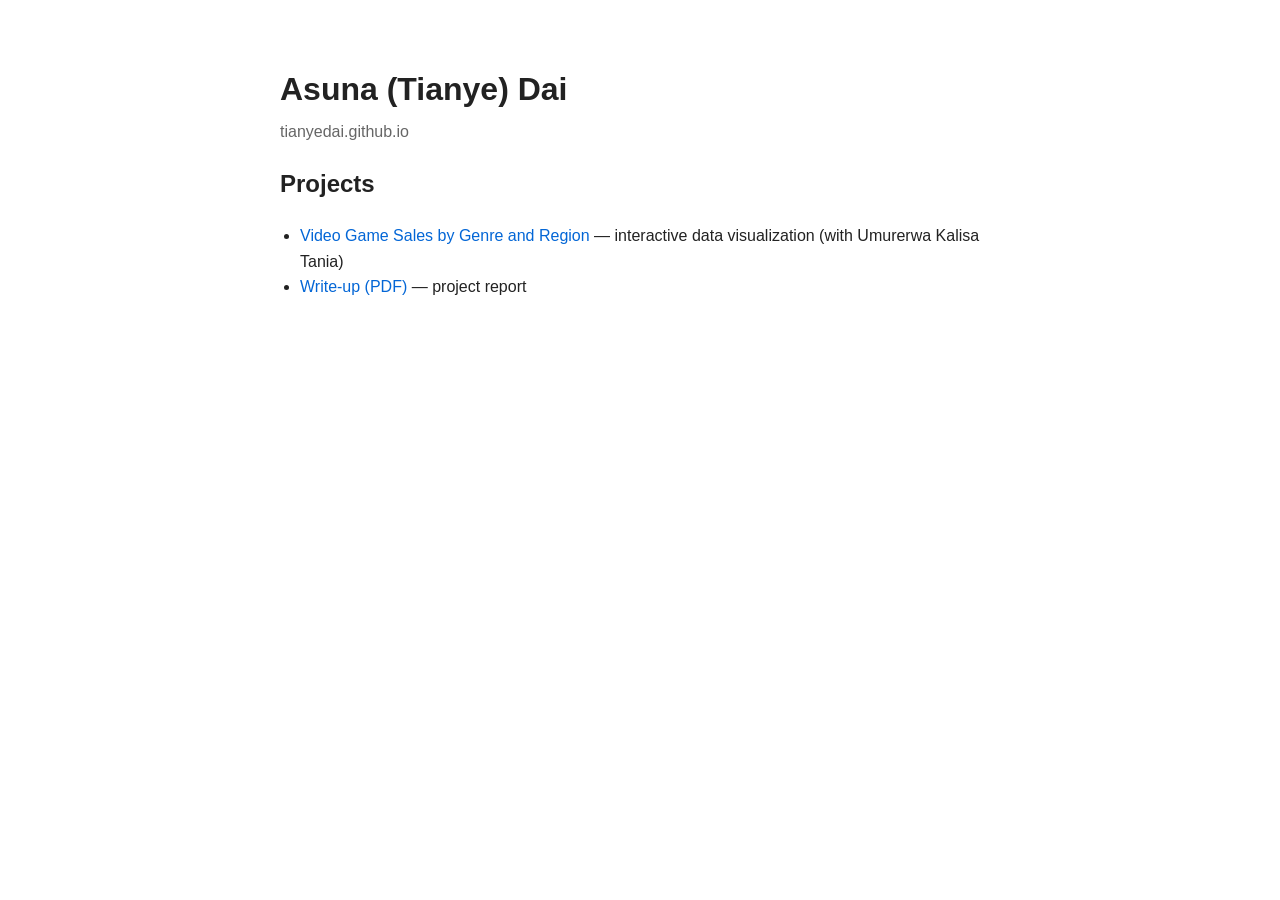
<file: index.html>
<!DOCTYPE html>
<html lang="en">
<head>
    <meta charset="UTF-8">
    <meta name="viewport" content="width=device-width, initial-scale=1.0">
    <title>Asuna (Tianye) Dai</title>
    <style>
        body {
            font-family: -apple-system, BlinkMacSystemFont, "Segoe UI", Roboto, sans-serif;
            max-width: 720px;
            margin: 4rem auto;
            padding: 0 1.5rem;
            line-height: 1.6;
            color: #222;
        }
        h1 { margin-bottom: 0.25rem; }
        .subtitle { color: #666; margin-top: 0; }
        ul { padding-left: 1.25rem; }
        a { color: #0366d6; text-decoration: none; }
        a:hover { text-decoration: underline; }
    </style>
</head>
<body>
    <h1>Asuna (Tianye) Dai</h1>
    <p class="subtitle">tianyedai.github.io</p>

    <h2>Projects</h2>
    <ul>
        <li>
            <a href="datavizfinal_May11/hexagons.html">Video Game Sales by Genre and Region</a>
            &mdash; interactive data visualization (with Umurerwa Kalisa Tania)
        </li>
        <li>
            <a href="Data_Vis_Final_Write_Up.pdf" target="_blank" rel="noopener">Write-up (PDF)</a>
            &mdash; project report
        </li>
    </ul>
</body>
</html>
</file>
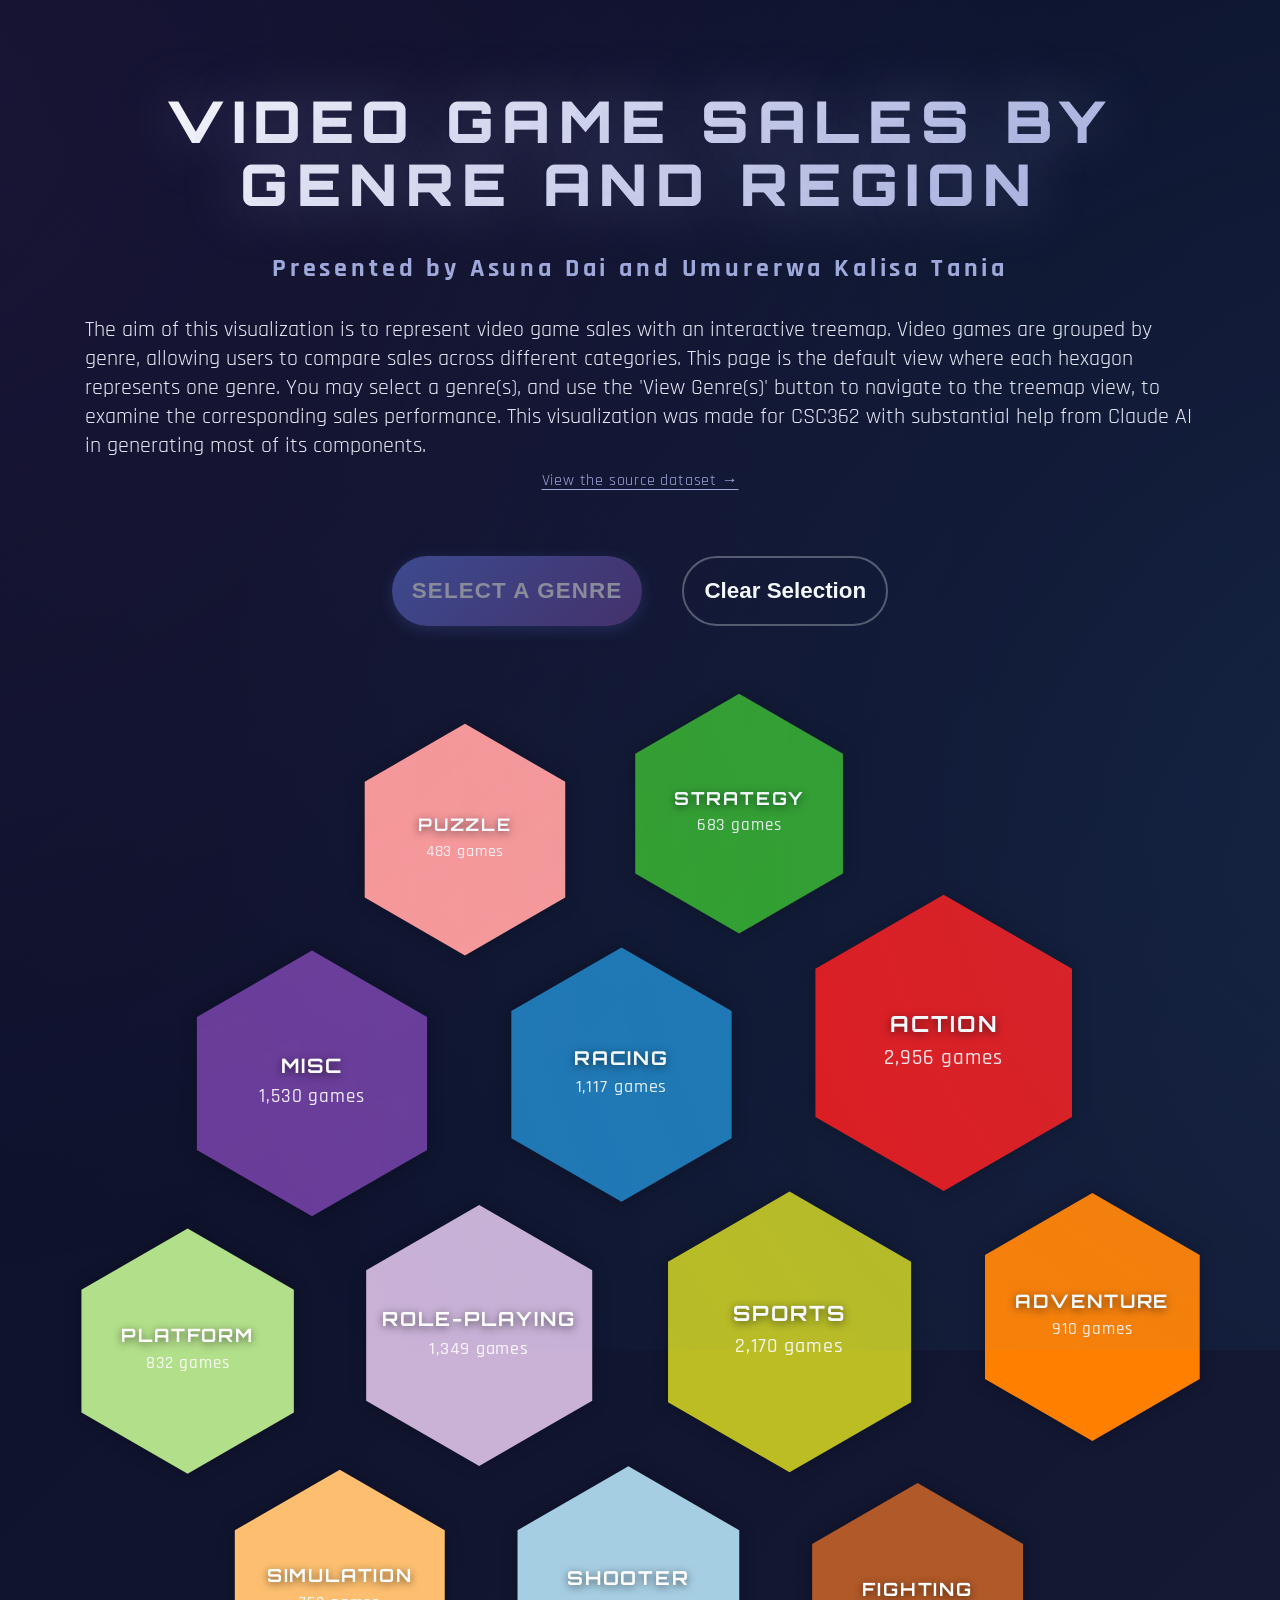
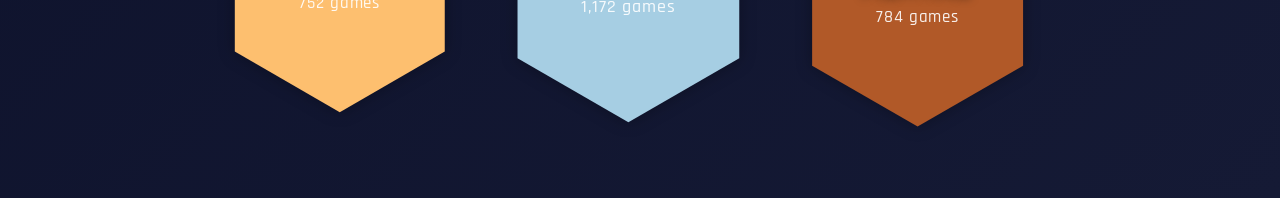
<file: datavizfinal_May11/hexagons.html>
<!DOCTYPE html>
<html lang="en">
    <head>
        <meta charset="UTF-8">
        <meta name="viewport" content="width=device-width, initial-scale=1.0">
        <title>Video game genre categories</title>
        <link href="https://fonts.googleapis.com/css2?family=Orbitron:wght@700;900&family=Rajdhani:wght@400;600&display=swap" rel="stylesheet">
        <link rel="stylesheet" href="css/hexagons.css">

       
    </head>

    <body>
        <div class="container">
            <!--Visualization title-->
            
                <h1 aria-label="Visualization of video game sales by genre and region" aria-describedby="visualization-description">VIDEO GAME SALES BY GENRE AND REGION</h1>
                <h3 class="subtitle">Presented by Asuna Dai and Umurerwa Kalisa Tania</h3>
                <p id="visualization-description">The aim of this visualization is to represent video game sales 
                    with an interactive treemap.  Video games are grouped by genre, allowing users to compare sales across
                    different categories. This page is the default view where each hexagon represents one genre. 
                    You may select a genre(s), and use the 'View Genre(s)' button to navigate to 
                    the treemap view, to examine the corresponding sales performance.
                    This visualization was made for CSC362 with substantial help from Claude AI in generating 
				    most of its components.
                </p>

                <p class="data-source-link">
                    <a href="data.html">View the source dataset &rarr;</a>
                </p>
        </div>

            <!-- Selection button -->
        <div class="button-container">
            <button id="view-treemap-btn" disabled>Select a Genre</button>
            <button id="clear-selection-btn">Clear Selection</button>
        </div>

        <div class="hexagon-section" role="region" aria-label="A display of genres for each game">
            <!--Create SVG drawing area for the hexagons--> 
            <svg id="hexagon-container"></svg>

            <!-- Add tooltip element -->
            <div id="tooltip" class="tooltip"></div>
        </div>



        <script src="js/d3.v6.min.js"></script>
        <script src="js/hexagons.js"></script>
    </body>
</html>
</file>
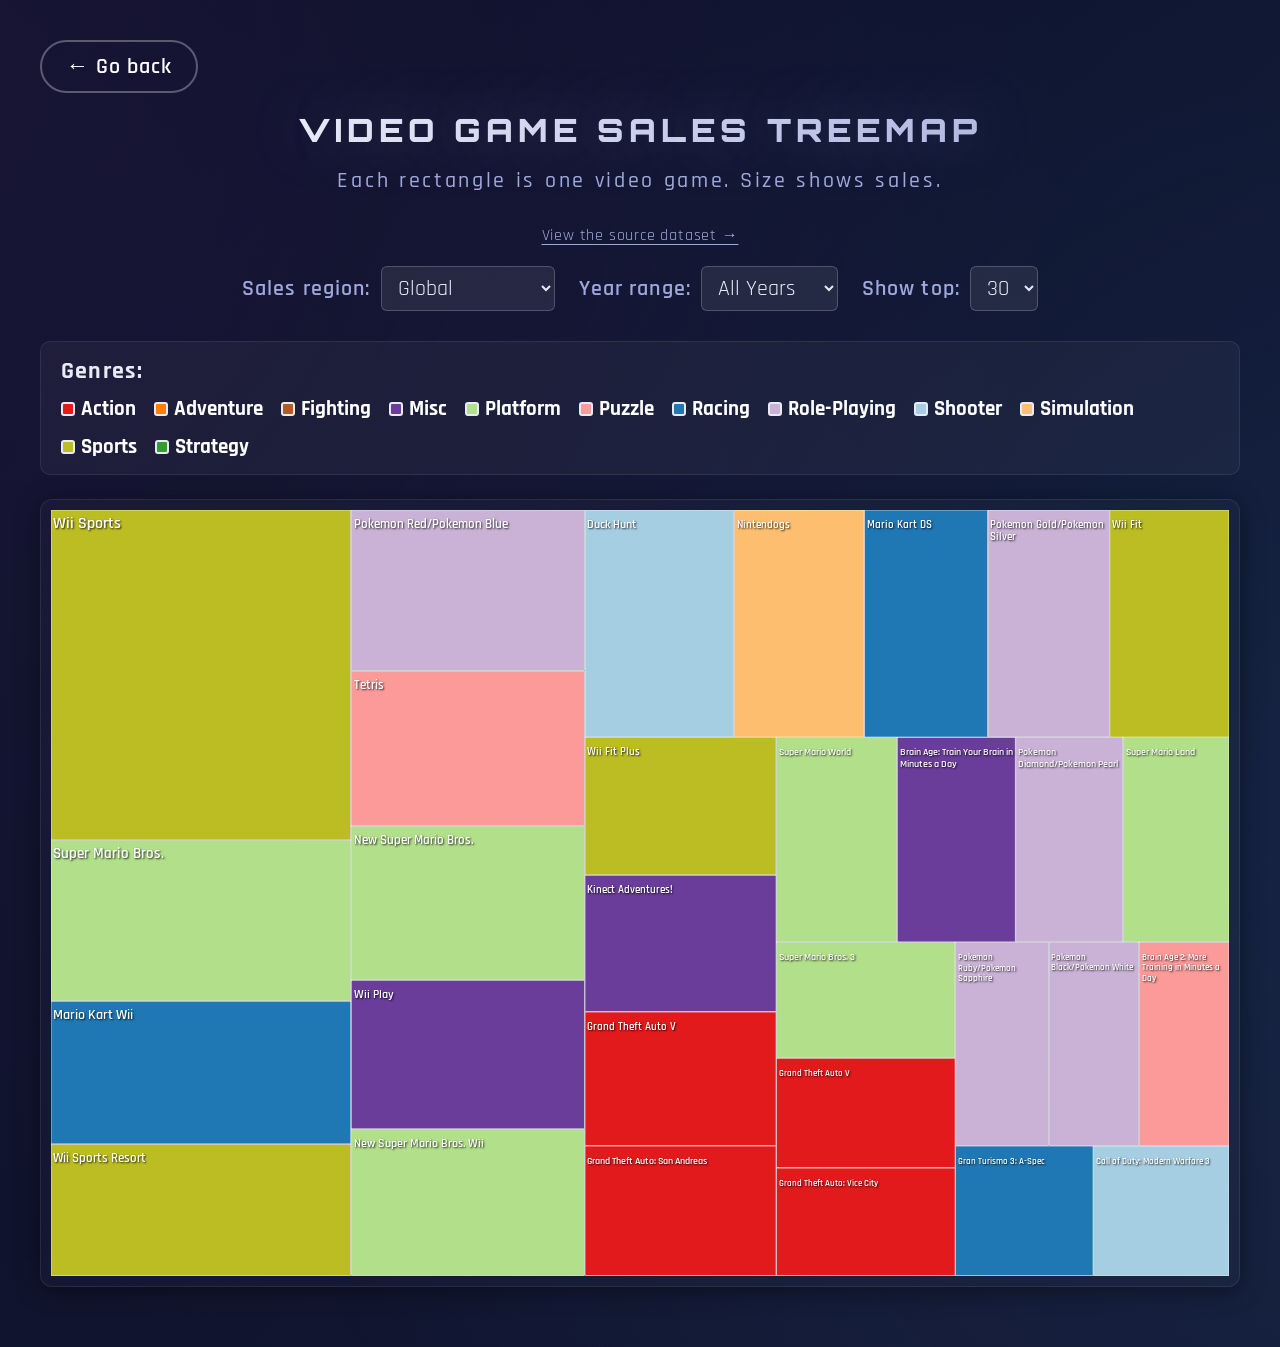
<file: datavizfinal_May11/treemap.html>
<!DOCTYPE html>
<html lang="en">
<head>
	<meta charset="UTF-8">
	<meta name="viewport" content="width=device-width, initial-scale=1.0">
	<title>Video Game Sales Treemap</title>

	<link href="https://fonts.googleapis.com/css2?family=Orbitron:wght@700;900&family=Rajdhani:wght@400;600&display=swap" rel="stylesheet">
	<link rel="stylesheet" href="css/treemap.css">
</head>

<body>
	<div class="container">

		<!-- Treemap view -->
		<div id="treemap-view">
			<button type="button" id="back-btn" aria-label="Go back to genre view">&larr; Go back</button>

			<h1>VIDEO GAME SALES TREEMAP</h1>
			<h3 class="subtitle">Each rectangle is one video game. Size shows sales.</h3>
			<p class="data-source-link"><a href="data.html">View the source dataset &rarr;</a></p>

			<!-- Filters -->
			<form class="form-inline" aria-label="Filter Treemap data">
				<div class="form-group">
					<label for="region-filter">Sales region:</label>
					<select id="region-filter" class="form-control" role="region" aria-label="Select a sales region to display">
						<option value="Global">Global</option>
						<option value="NA">North America</option>
						<option value="EU">Europe</option>
						<option value="JP">Japan</option>
						<option value="Other">Other</option>
					</select>
				</div>
				<div class="form-group">
					<label for="year-filter">Year range:</label>
					<select id="year-filter" class="form-control" role="region" aria-label="Select year range to filter">
						<option value="all">All Years</option>
						<option value="1980-1990">1980-1990</option>
						<option value="1990-2000">1990-2000</option>
						<option value="2000-2010">2000-2010</option>
						<option value="2010-2020">2010-2020</option>
					</select>
				</div>
				<div class="form-group">
					<label for="top-n-filter">Show top:</label>
					<select id="top-n-filter" class="form-control" role="region" aria-label="Select Number of top games to display">
						<option value="10">10</option>
						<option value="30" selected>30</option>
						<option value="50">50</option>
					</select>
				</div>
			</form>

			<!-- Legend -->
			<div id="legend" aria-label="Treemap legend">
				<div class="legend-section">
					<span class="legend-title">Genres:</span>
					<div id="legend-genres"></div>
				</div>
			</div>

			<!-- Parent container for the visualization -->
     		<div id="chart-area"></div>    
		

			<!--Hidden description of treemap for screen readers-->
			<div id="treemap-description"  class="sr-only">
				This treemap visualizes how many sales a video game made in various regions
				of the world including Europe, Japan, North America, other parts of the world
				and globally. The size of the area occupied by a game corresponds to how big or
				small a sale was. 

				This visualization was made for CSC362 with substantial help from Claude AI in generating 
				most of its components. 
		
			</div>
			

			<!-- Implement a live region for filter updates -->
			<div id="status-message" class="sr-only" aria-live="polite" aria-atomic="true"></div>
		</div>

		<!-- Tooltip shown on rectangle hover -->
		<div id="tooltip" class="tooltip" role="tooltip"></div>
	</div>

	<!-- Load JS libraries -->
	<script src="js/d3.v6.min.js"></script>

	<!-- Treemap implementation -->
	<script src="treemap.js"></script>
</body>
</html>
</file>
<file: datavizfinal_May11/css/hexagons.css>
:root {
                        
            --bg-dark: #0a0e27;
            --bg-mid: #151a35;
            --text-primary: #e8eaf6;
            --text-secondary: #9fa8da;
            --glow: rgba(159, 168, 218, 0.4);
        }
        
        * {
            margin: 0;
            padding: 0;
            box-sizing: border-box;
        }
        
        body {
            font-family: 'Rajdhani', sans-serif;
            background: linear-gradient(135deg, var(--bg-dark) 0%, var(--bg-mid) 100%);
            color: var(--text-primary);
            min-height: 100vh;
            overflow-x: hidden;
            position: relative;
        }
        
        /* Animated background elements */
        body::before {
            content: '';
            position: fixed;
            top: -50%;
            left: -50%;
            width: 200%;
            height: 200%;
            background: 
                radial-gradient(circle at 20% 30%, rgba(155, 89, 182, 0.1) 0%, transparent 50%),
                radial-gradient(circle at 80% 70%, rgba(52, 152, 219, 0.1) 0%, transparent 50%);
            animation: drift 20s ease-in-out infinite;
            pointer-events: none;
            z-index: 0;
        }
        
        @keyframes drift {
            0%, 100% { transform: translate(0, 0) rotate(0deg); }
            33% { transform: translate(2%, -2%) rotate(1deg); }
            66% { transform: translate(-2%, 2%) rotate(-1deg); }
        }
        
        .container {
            position: relative;
            z-index: 1;
            width: 100%;
            margin: 0 auto;
            padding: 60px 40px;
        }

        
        p {
            text-align: left; 
            margin: 30px 45px 10px 45px;
            font-size: clamp(1.4rem, 1.5vw, 2rem); 
           /*font-size: 1.5rem;*/
            font-weight: 150px;
            animation: fadeInDown 0.8s ease-out;
        }


        
 h1 {
    font-family: 'Orbitron', sans-serif;
    font-size: clamp(2rem, 4.5vw, 5rem);
    font-weight: 900;
    letter-spacing: 0.15em;  /* Wide letter spacing */
    text-transform: uppercase;
    background: linear-gradient(135deg, #fff 0%, var(--text-secondary) 100%);
    -webkit-background-clip: text;
    -webkit-text-fill-color: transparent;
    background-clip: text;
    margin-top: 10px;
    margin-left: 45px;
    margin-right: 45px;
    text-shadow: 0 0 60px var(--glow);
    line-height: 1.1;
    padding: 20px 0;
    text-align: center;
    animation: fadeInDown 0.8s ease-out;
     
}

h3, .subtitle {
    font-family: 'Rajdhani', sans-serif;
    font-size: clamp(1.4rem, 2vw, 3rem);
    color: var(--text-secondary);
    font-weight: 650;  /* Lighter weight for subtitle */
    letter-spacing: 0.15em;
    margin-top: 15px;
    text-align: center;
    animation: fadeInDown 0.8s ease-out;
}
        
        @keyframes fadeInDown {
            from {
                opacity: 0;
                transform: translateY(-30px);
            }
            to {
                opacity: 1;
                transform: translateY(0);
            }
        }


/* Small "View source dataset" link below the description */
.data-source-link {
    text-align: center !important;
    margin: 5px 45px 0 45px !important;
    font-size: 1rem !important;
    animation: fadeInDown 0.8s ease-out;
}
.data-source-link a {
    color: var(--text-secondary);
    text-decoration: underline;
    text-underline-offset: 4px;
    letter-spacing: 0.05em;
    transition: color 0.2s;
}
.data-source-link a:hover { color: #fff; }

/*CSS FOR THE SELECTION BUTTONS*/
.instruction {
    text-align: center;
    color: rgba(255, 255, 255, 0.7);
    font-size: 1rem;
    margin-top: 10px;
}

.button-container {
    display: flex;
    justify-content: center;
}

#view-treemap-btn {
    background: linear-gradient(135deg, #667eea 0%, #764ba2 100%);
    color: white;
    border: none;
    padding: 20px 20px;  
    font-size: 1.4rem; 
    font-weight: 700;
    border-radius: 50px;
    cursor: pointer;
    transition: all 0.3s ease;
    box-shadow: 0 4px 15px rgba(102, 126, 234, 0.4);
    text-transform: uppercase;
    letter-spacing: 0.05em;
    margin-right: 40px;
    margin-top: 5px;
    
}


#view-treemap-btn:hover:not(:disabled) {
    transform: translateY(-2px);
    box-shadow: 0 6px 20px rgba(102, 126, 234, 0.6);
}

#view-treemap-btn:disabled {
    opacity: 0.5;
    cursor: not-allowed;
}

#clear-selection-btn {
    background: transparent;
    color: white;
    border: 2px solid rgba(255, 255, 255, 0.3);
    padding: 20px 20px;  
    font-size: 1.4rem;
    font-weight: 700;
    border-radius: 50px;
    cursor: pointer;
    transition: all 0.3s ease;
    margin-top: 5px;
}

#clear-selection-btn:hover {
    border-color: white;
    background: rgba(255, 255, 255, 0.1);
}



/*------CSS FOR THE KEYBOARD NAVIGATION-------*/
/* Remove default focus outline (the white rectangle around the hexagons)*/
.hexagon:focus {
    outline: none;  /* Remove white rectangle */
}

/* Add custom focus styling that's less intrusive */
.hexagon:focus-visible {
    outline: 3px solid #4A90E2;
    outline-offset: 8px;
    border-radius: 10px;
}

/* Only show focus outline for keyboard users, not mouse clicks */
.hexagon:focus:not(:focus-visible) {
    outline: none;
}

/* Button focus styles */
#view-treemap-btn:focus,
#clear-selection-btn:focus {
    outline: 3px solid #4A90E2;
    outline-offset: 3px;
}

/* Remove outline on mouse click, keep for keyboard */
#view-treemap-btn:focus:not(:focus-visible),
#clear-selection-btn:focus:not(:focus-visible) {
    outline: none;
}
</file>
<file: datavizfinal_May11/css/treemap.css>
:root {
	--bg-dark: #0a0e27;
	--bg-mid: #151a35;
	--text-primary: #e8eaf6;
	--text-secondary: #9fa8da;
	--glow: rgba(159, 168, 218, 0.4);
}

* {
	margin: 0;
	padding: 0;
	box-sizing: border-box;
}

body {
	font-family: 'Rajdhani', sans-serif;
	background: linear-gradient(135deg, var(--bg-dark) 0%, var(--bg-mid) 100%);
	color: var(--text-primary);
	min-height: 100vh;
	overflow-x: hidden;
	position: relative;
}

/* Animated background elements (matches hexagons page) */
body::before {
	content: '';
	position: fixed;
	top: -50%;
	left: -50%;
	width: 200%;
	height: 200%;
	background:
		radial-gradient(circle at 20% 30%, rgba(155, 89, 182, 0.1) 0%, transparent 50%),
		radial-gradient(circle at 80% 70%, rgba(52, 152, 219, 0.1) 0%, transparent 50%);
	animation: drift 20s ease-in-out infinite;
	pointer-events: none;
	z-index: 0;
}

@keyframes drift {
	0%, 100% { transform: translate(0, 0) rotate(0deg); }
	33% { transform: translate(2%, -2%) rotate(1deg); }
	66% { transform: translate(-2%, 2%) rotate(-1deg); }
}

/* Small "View source dataset" link under the subtitle */
.data-source-link {
	text-align: center;
	margin: 8px 0 0 0;
	font-size: 1rem;
	position: relative;
	z-index: 1;
}
.data-source-link a {
	color: var(--text-secondary);
	text-decoration: underline;
	text-underline-offset: 4px;
	letter-spacing: 0.05em;
	transition: color 0.2s;
}
.data-source-link a:hover { color: #fff; }

.container {
	position: relative;
	z-index: 1;
	width: 100%;
	max-width: 2300px;
	margin: 0 auto;
	padding: 40px 40px 60px 40px;
}

h1 {
	font-family: 'Orbitron', sans-serif;
	font-size: clamp(1.4rem, 5vw, 2rem);
	font-weight: 900;
	letter-spacing: 0.15em;
	text-transform: uppercase;
	background: linear-gradient(135deg, #fff 0%, var(--text-secondary) 100%);
	-webkit-background-clip: text;
	-webkit-text-fill-color: transparent;
	background-clip: text;
	margin-top: 10px;
	text-shadow: 0 0 60px var(--glow);
	line-height: 1.1;
	padding: 10px 0;
	text-align: center;
	animation: fadeInDown 0.6s ease-out;
}

h3, .subtitle {
	font-family: 'Rajdhani', sans-serif;
	font-size: clamp(1.4rem, 1.5vw, 2rem);
	color: var(--text-secondary);
	font-weight: 500;
	letter-spacing: 0.12em;
	margin-top: 8px;
	margin-bottom: 30px;
	text-align: center;
	animation: fadeInDown 0.6s ease-out;
}

.sr-only{
	position:absolute;
        left:-10000px;
        top:auto;
        width:1px;
        height:1px;
        overflow:hidden;
}

@keyframes fadeInDown {
	from { opacity: 0; transform: translateY(-30px); }
	to   { opacity: 1; transform: translateY(0); }
}


/* Back button */
#back-btn {
	background: transparent;
	color: white;
	border: 2px solid rgba(255, 255, 255, 0.3);
	padding: 10px 24px;
	font-size: 1.4rem;
	font-weight: 600;
	border-radius: 50px;
	cursor: pointer;
	transition: all 0.3s ease;
	font-family: 'Rajdhani', sans-serif;
	letter-spacing: 0.05em;
}

#back-btn:hover {
	border-color: white;
	background: rgba(255, 255, 255, 0.1);
}


/* Filters */
.form-inline {
	display: flex;
	flex-wrap: wrap;
	justify-content: center;
	gap: 24px;
	margin: 20px 0 30px 0;
}

.form-group {
	display: flex;
	align-items: center;
	gap: 10px;
}

.form-group label {
	font-family: 'Rajdhani', sans-serif;
	color: var(--text-secondary);
	font-weight: 600;
	letter-spacing: 0.05em;
	font-size: 1.4rem;  
}

.form-control {
	background: rgba(255, 255, 255, 0.08);
	color: var(--text-primary);
	border: 1px solid rgba(255, 255, 255, 0.2);
	border-radius: 6px;
	padding: 6px 12px;
	font-family: 'Rajdhani', sans-serif;
	font-size: 1.4rem;
	cursor: pointer;
	transition: border-color 0.2s ease;
}

.form-control:hover,
.form-control:focus {
	border-color: var(--text-secondary);
	outline: none;
}

.form-control option {
	background: var(--bg-mid);
	color: var(--text-primary);
}


/* Legend */
#legend {
	display: flex;
	flex-wrap: wrap;
	gap: 30px;
	justify-content: center;
	align-items: center;
	background: rgba(255, 255, 255, 0.04);
	border: 1px solid rgba(255, 255, 255, 0.08);
	border-radius: 10px;
	padding: 14px 20px;
	margin: 0 auto 24px auto;
	max-width: 100%;
}

.legend-section {
	display: flex;
	flex-wrap: wrap;
	align-items: center;
	gap: 10px;
}

.legend-title {
	font-family: 'Rajdhani', sans-serif;
	font-weight: 700;
	color: var(--text-primary);
	letter-spacing: 0.05em;
	margin-right: 6px;
	font-size: 1.5rem; 
}

#legend-genres {
	display: flex;
	flex-wrap: wrap;
	gap: 12px 18px;
}

.legend-item {
	display: inline-flex;
	align-items: center;
	gap: 6px;
}

.legend-swatch {
	display: inline-block;
	width: 14px;
	height: 14px;
	border-radius: 3px;
	border: 1px solid rgba(255, 255, 255, 0.25);
}

.legend-label {
	font-size: 1.3rem;    
	color: var(--text-primary);
	font-family: 'Rajdhani', sans-serif;
} 

.gradient-bar {
	display: inline-block;
	width: 130px;
	height: 12px;
	border-radius: 4px;
	border: 1px solid rgba(255, 255, 255, 0.25);
	background: linear-gradient(to right, #444, #ccc);
}

.gradient-label {
	font-size: 1.4rem; 
	color: var(--text-secondary);
	font-family: 'Rajdhani', sans-serif;
}


/* Chart area */
#chart-area {
	display: flex;
	justify-content: center;
	margin-top: 10px;
	background: rgba(255, 255, 255, 0.02);
	border: 1px solid rgba(255, 255, 255, 0.08);
	border-radius: 12px;
	padding: 10px;
	box-shadow: 0 4px 25px rgba(0, 0, 0, 0.4);
}

#chart-area svg {
	/*max-width: 100%;*/
	height: auto;
	display: block;
}



/* Game labels inside the treemap */
text.game-label {
	font-family: 'Rajdhani', sans-serif;
	font-weight: 600;
	pointer-events: none;
	text-shadow: 1px 1px 2px rgba(0, 0, 0, 0.8);  /* Add shadow for readability */
}


/* Tooltip */
.tooltip {
	position: fixed;
	pointer-events: none;
	opacity: 0;
	background: rgba(10, 14, 39, 0.95);
	color: var(--text-primary);
	border: 1px solid rgba(159, 168, 218, 0.4);
	border-radius: 8px;
	padding: 10px 14px;
	font-family: 'Rajdhani', sans-serif;
	font-size: 0.95rem;
	line-height: 1.4;
	box-shadow: 0 4px 20px rgba(0, 0, 0, 0.5);
	transition: opacity 0.15s ease;
	z-index: 100;
	min-width: 180px;
}

.tooltip strong {
	color: #fff;
	font-size: 1rem;
	font-weight: 700;
	display: block;
	margin-bottom: 4px;
}



/* Styles for updating the legend based on the genres selected */
/* Legend item states */
.legend-item {
	display: inline-flex;
	align-items: center;
	gap: 6px;
	transition: all 0.3s ease;
}

/* Active genre (currently displayed) */
.legend-item.active {
	opacity: 1;
}

.legend-item.active .legend-swatch {
	border: 2px solid; 
}

.legend-item.active .legend-label {
	font-weight: 700;
	color: #fff;
}

/* Inactive genre (not displayed) */
.legend-item.inactive {
	opacity: 0.3;
}

.legend-item.inactive .legend-swatch {
	border: 1px solid rgba(255, 255, 255, 0.15);
	filter: grayscale(60%);
}

.legend-item.inactive .legend-label {
	color: rgba(255, 255, 255, 0.4);
}
</file>
